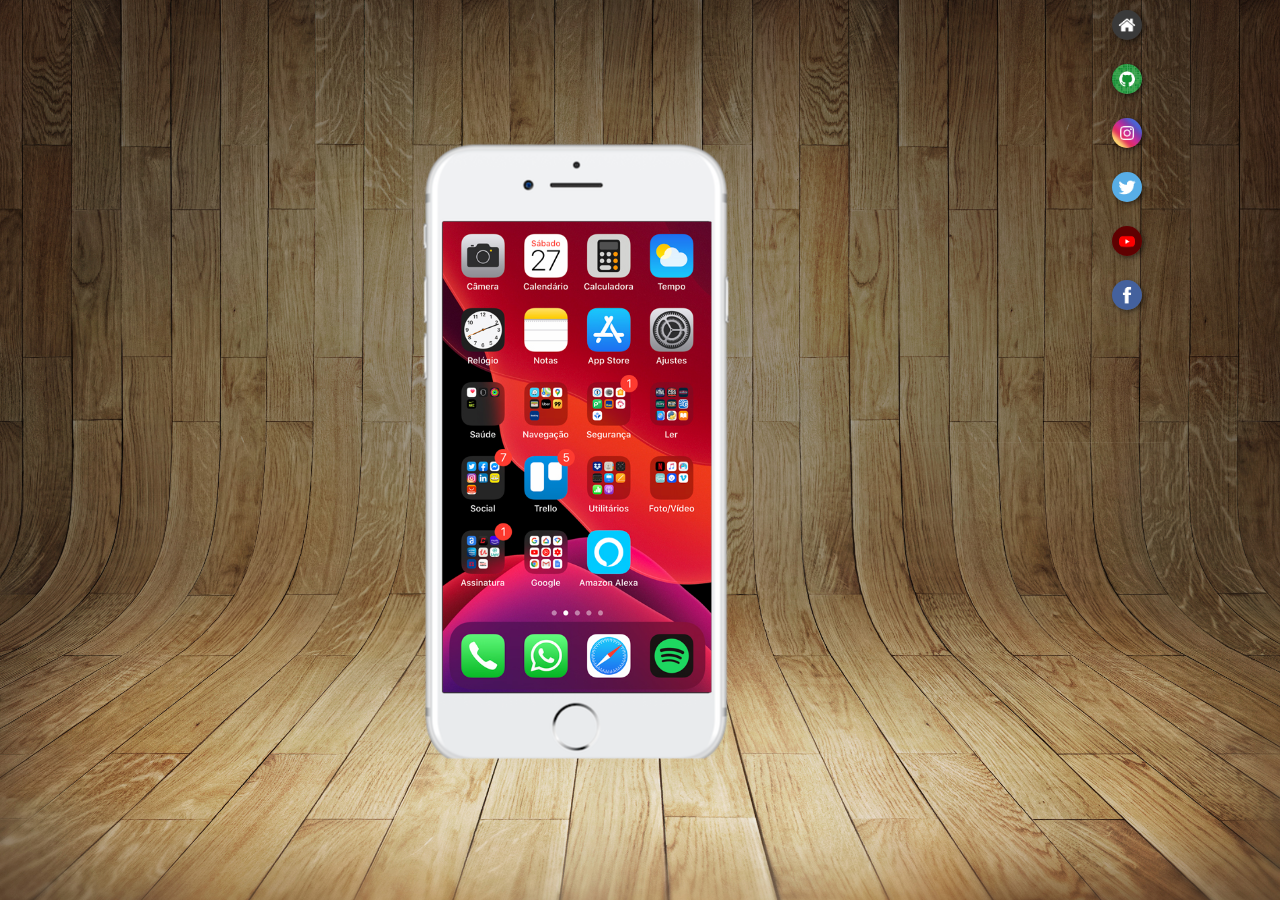
<file: index.html>
<!DOCTYPE html>
<html lang="pt-br">
<head>
    <meta charset="UTF-8">
    <meta http-equiv="X-UA-Compatible" content="IE=edge">
    <meta name="viewport" content="width=device-width, initial-scale=1.0">
    <title>Redes Socias</title>
    <link rel="shortcut icon" href="favicon.ico" type="image/x-icon">
    <link rel="stylesheet" href="style/style.css">
</head>
<body>
    <main>
        <section id="telefone">
            <iframe src="home.html" name="tela" id="tela" frameborder="0"></iframe>
        </section>
        <section id="redessocias">
            <a href="home.html" target="tela"> <img src="imagens/logo-home.jpg" alt=""></a>
            <a href="github.html" target="tela"> <img src="imagens/logo-github.jpg" alt=""></a>
            <a href="instagram.html" target="tela"> <img src="imagens/logo-instagram.jpg" alt=""></a>
            <a href="twitter.html" target="tela"> <img src="imagens/logo-twitter.jpg" alt=""></a>
            <a href="youtube.html" target="tela"> <img src="imagens/logo-youtube.jpg" alt=""></a>
            <a href="facebook.html" target="tela"> <img src="imagens/logo-facebook.jpg" alt=""></a>
        </section>
    </main>
</body>
</html>
</file>
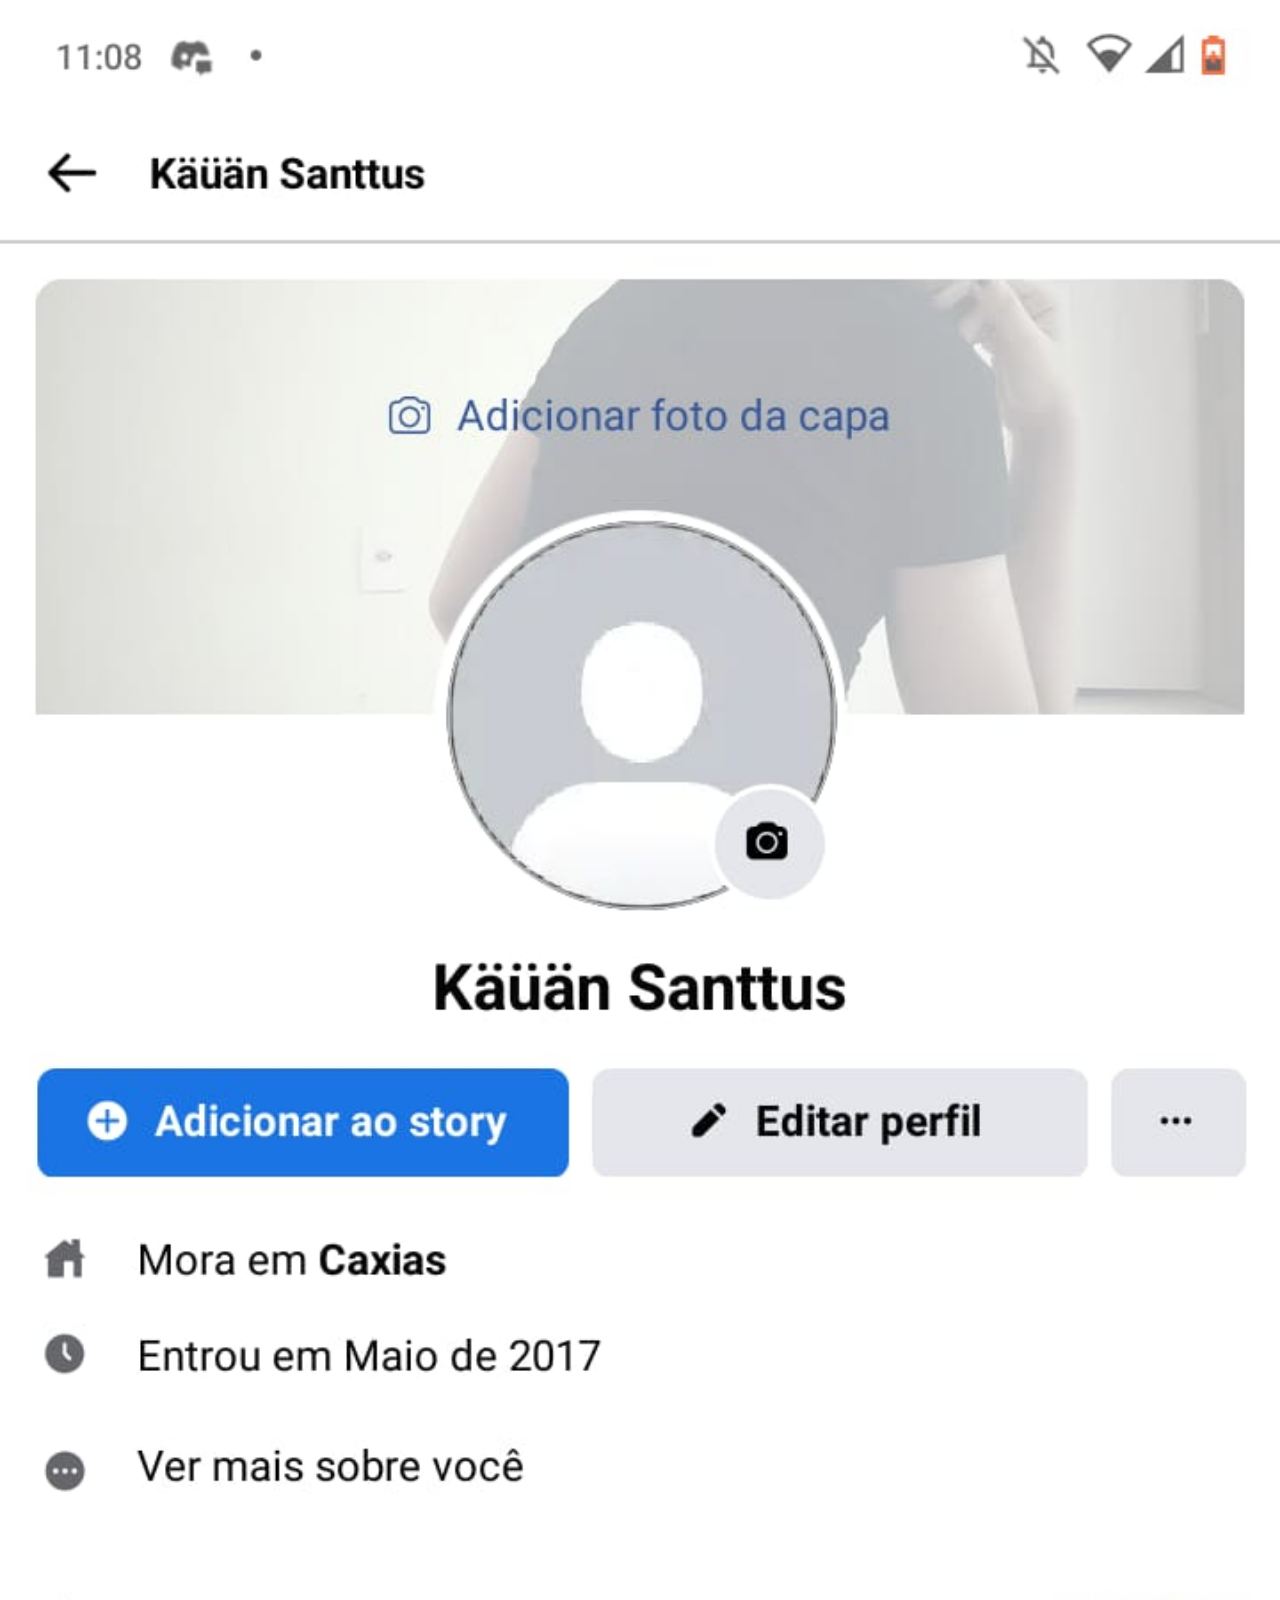
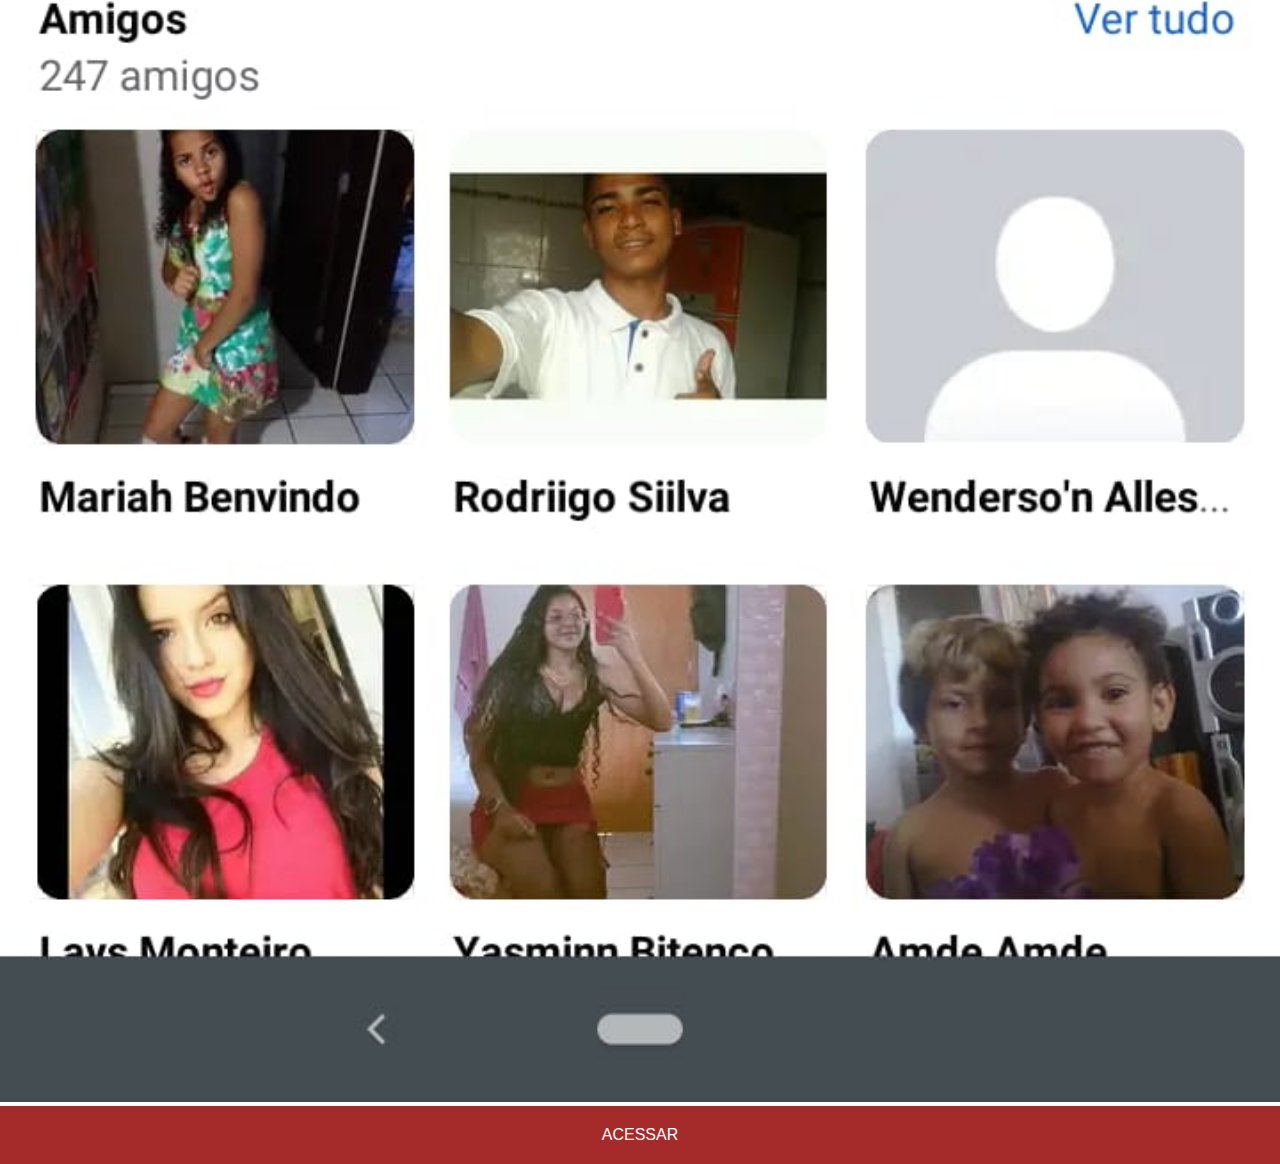
<file: facebook.html>
<!DOCTYPE html>
<html lang="en">
<head>
    <meta charset="UTF-8">
    <meta http-equiv="X-UA-Compatible" content="IE=edge">
    <meta name="viewport" content="width=device-width, initial-scale=1.0">
    <title>youtube</title>
    <link rel="stylesheet" href="style/social.css">
</head>
<body>
    <img src="imagens/telafacebook.jpeg" alt="">
    <a href="https://www.facebook.com/profile.php?id=100017544973537" target="_blank">ACESSAR</a>
</body>
</html>
</file>
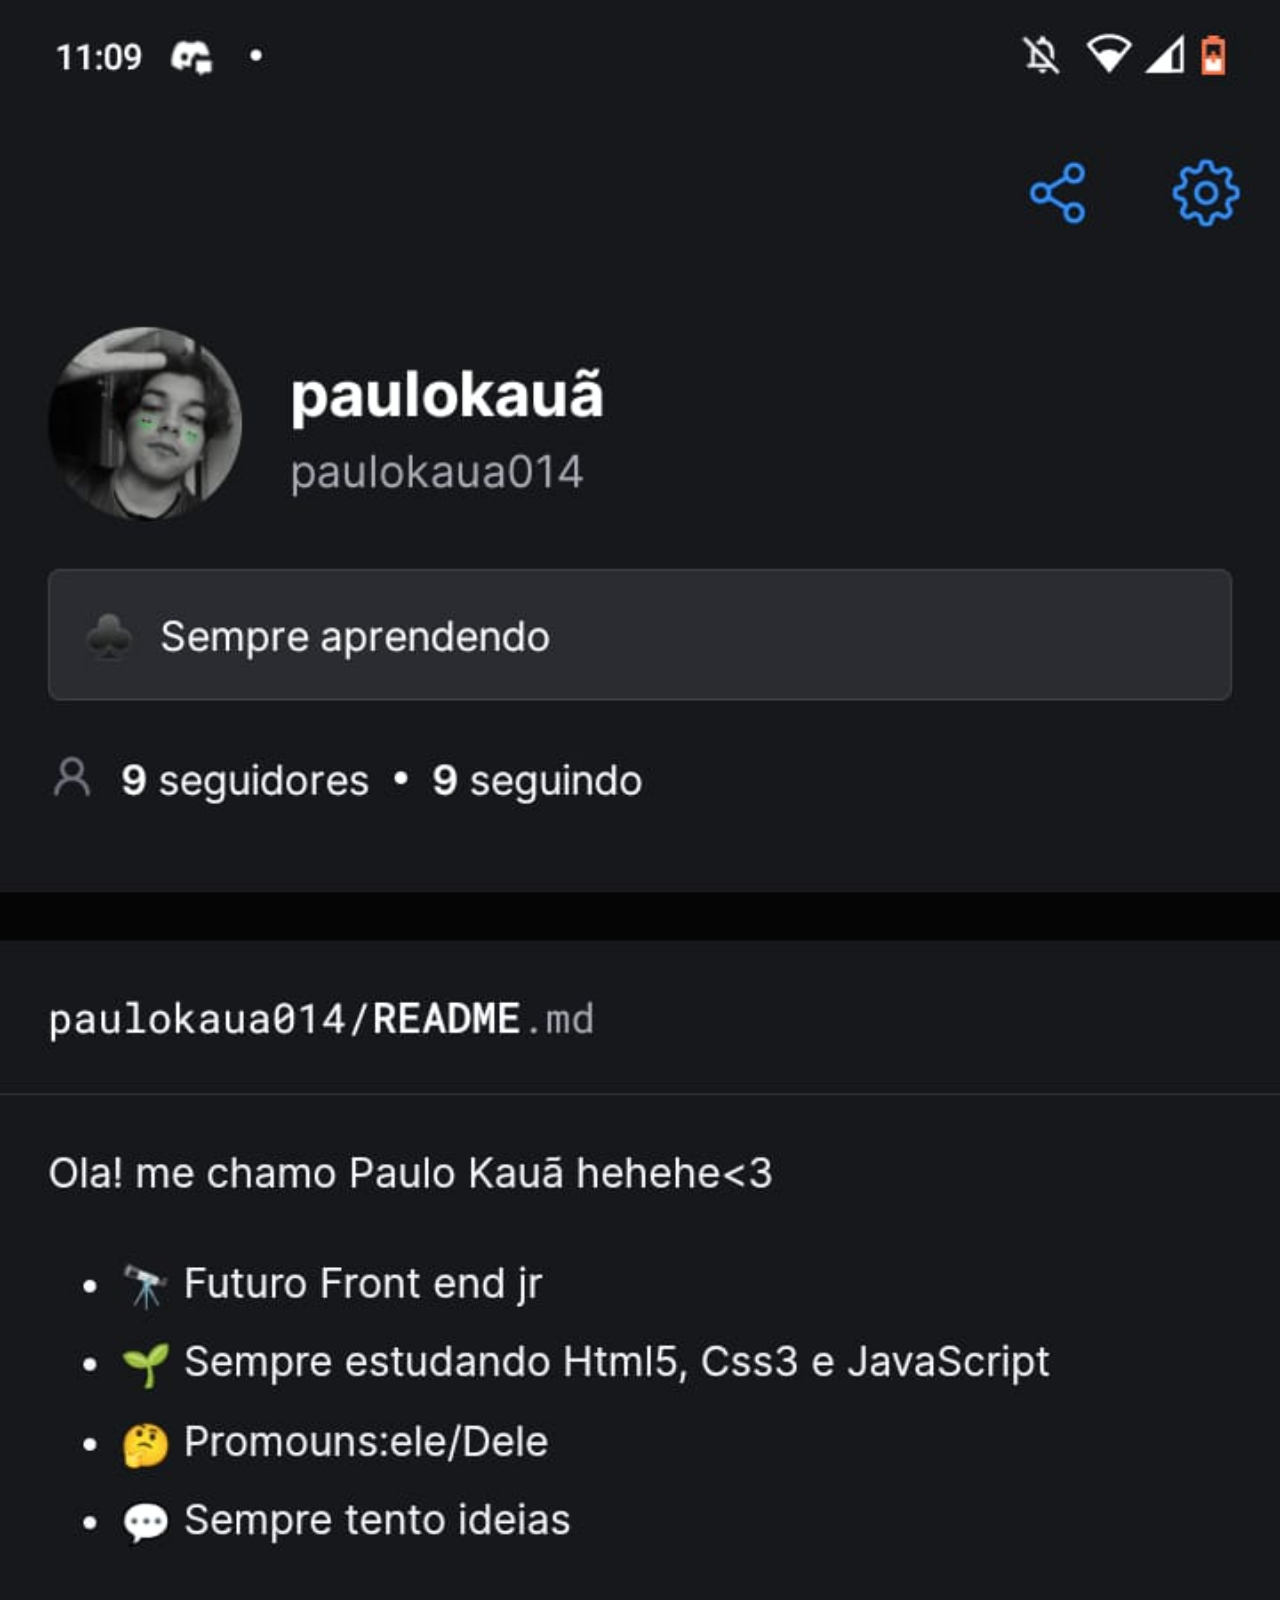
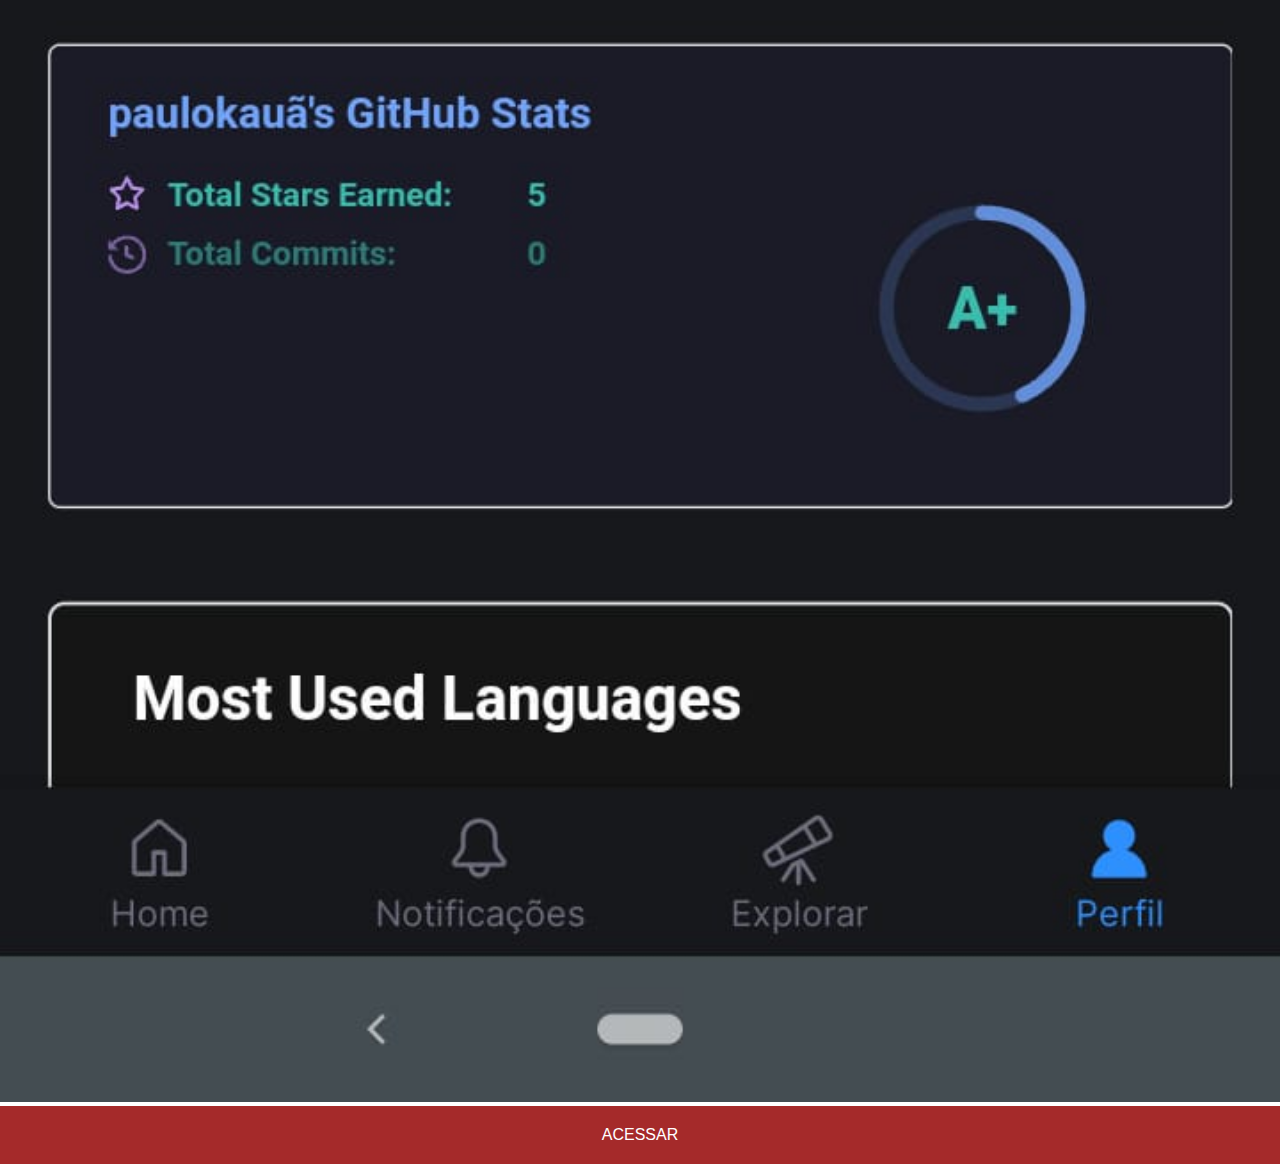
<file: github.html>
<!DOCTYPE html>
<html lang="en">
<head>
    <meta charset="UTF-8">
    <meta http-equiv="X-UA-Compatible" content="IE=edge">
    <meta name="viewport" content="width=device-width, initial-scale=1.0">
    <title>youtube</title>
    <link rel="stylesheet" href="style/social.css">
</head>
<body>
    <img src="imagens/telagithub.jpeg" alt="">
    <a href="https://github.com/paulokaua014" target="_blank">ACESSAR</a>
</body>
</html>
</file>
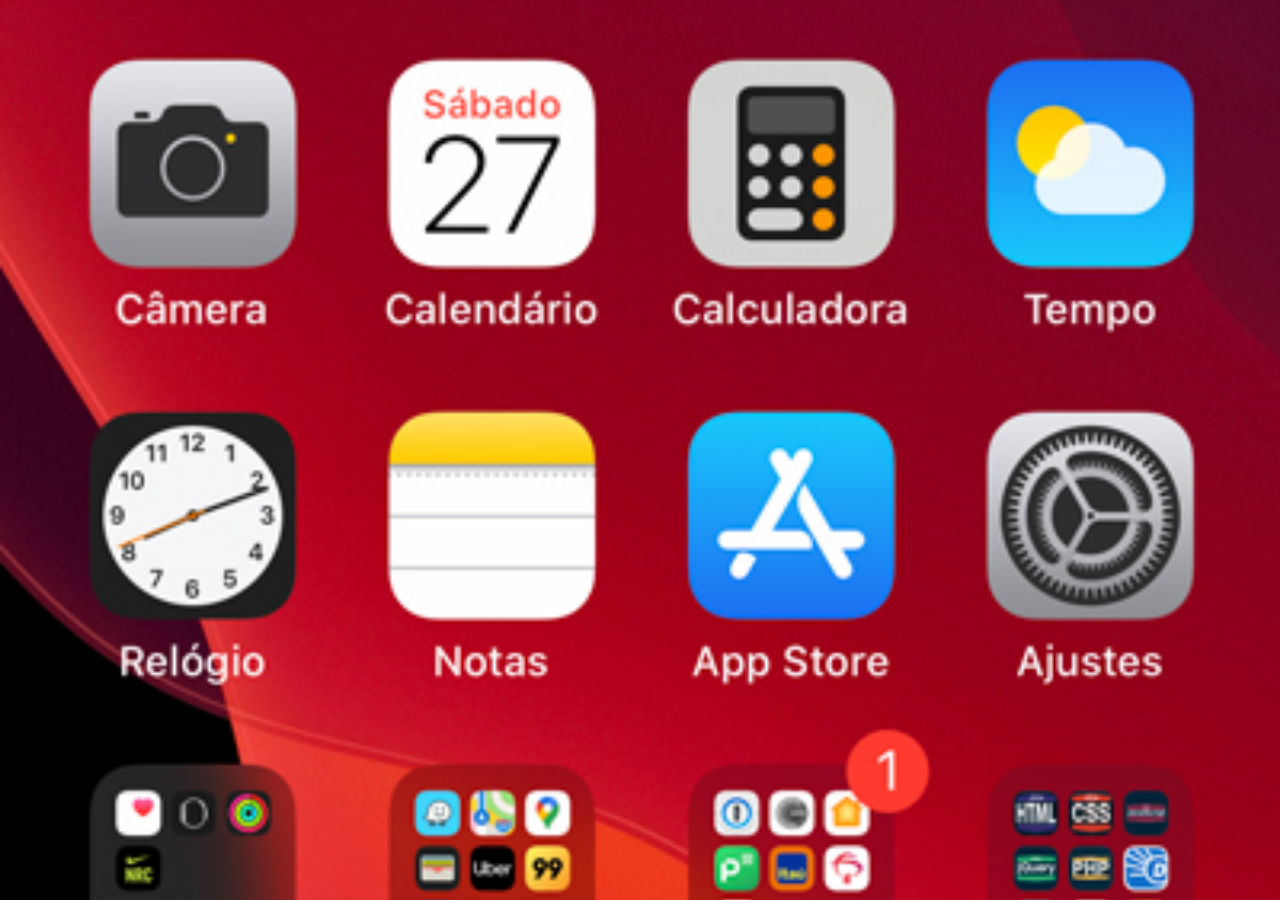
<file: home.html>
<!DOCTYPE html>
<html lang="pt-br">
<head>
    <meta charset="UTF-8">
    <meta http-equiv="X-UA-Compatible" content="IE=edge">
    <meta name="viewport" content="width=device-width, initial-scale=1.0">
    <title>home</title>
</head>
<style>
    *{
        margin: 0;
        padding: 0;
    }
    body{
        width: 100vw;
        height: 100vh;
        background: black url('imagens/tela-home.jpg') no-repeat top center;
        background-size: cover;
    }
</style>
<body>
    
</body>
</html>
</file>
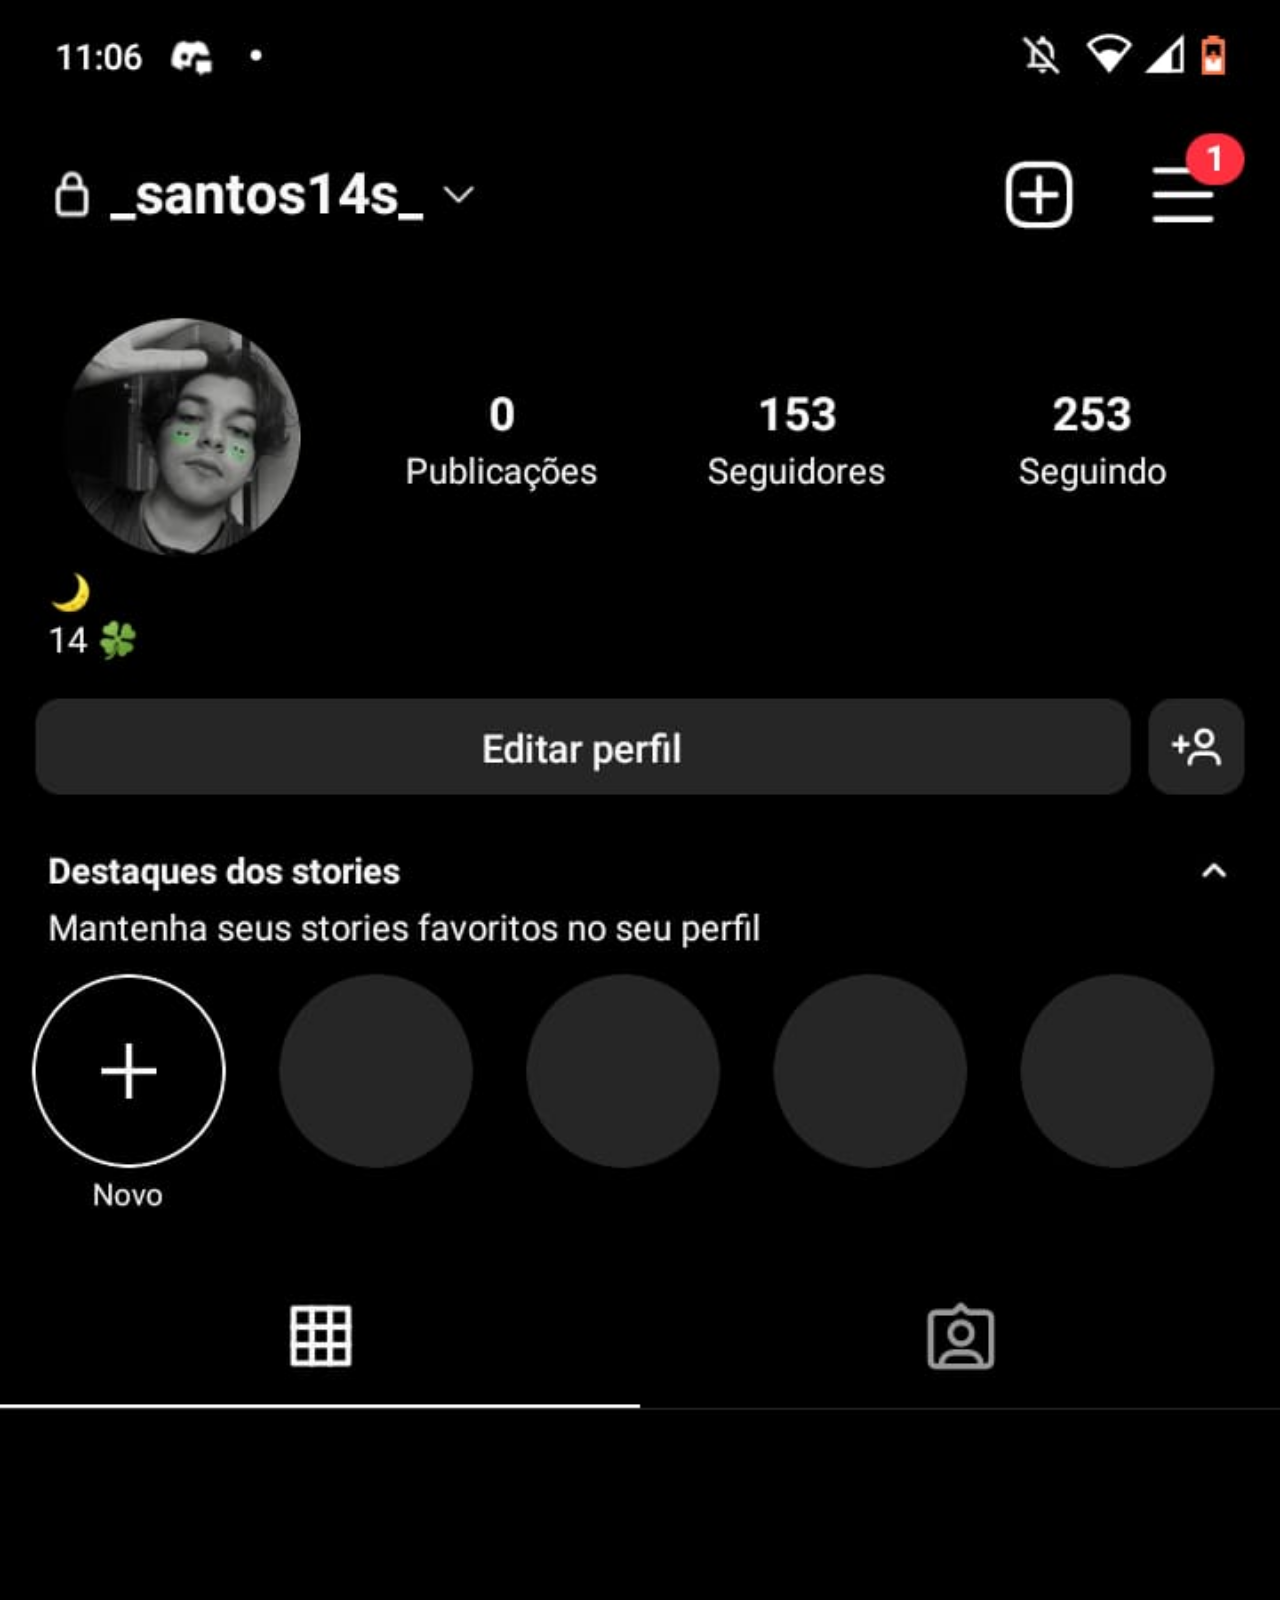
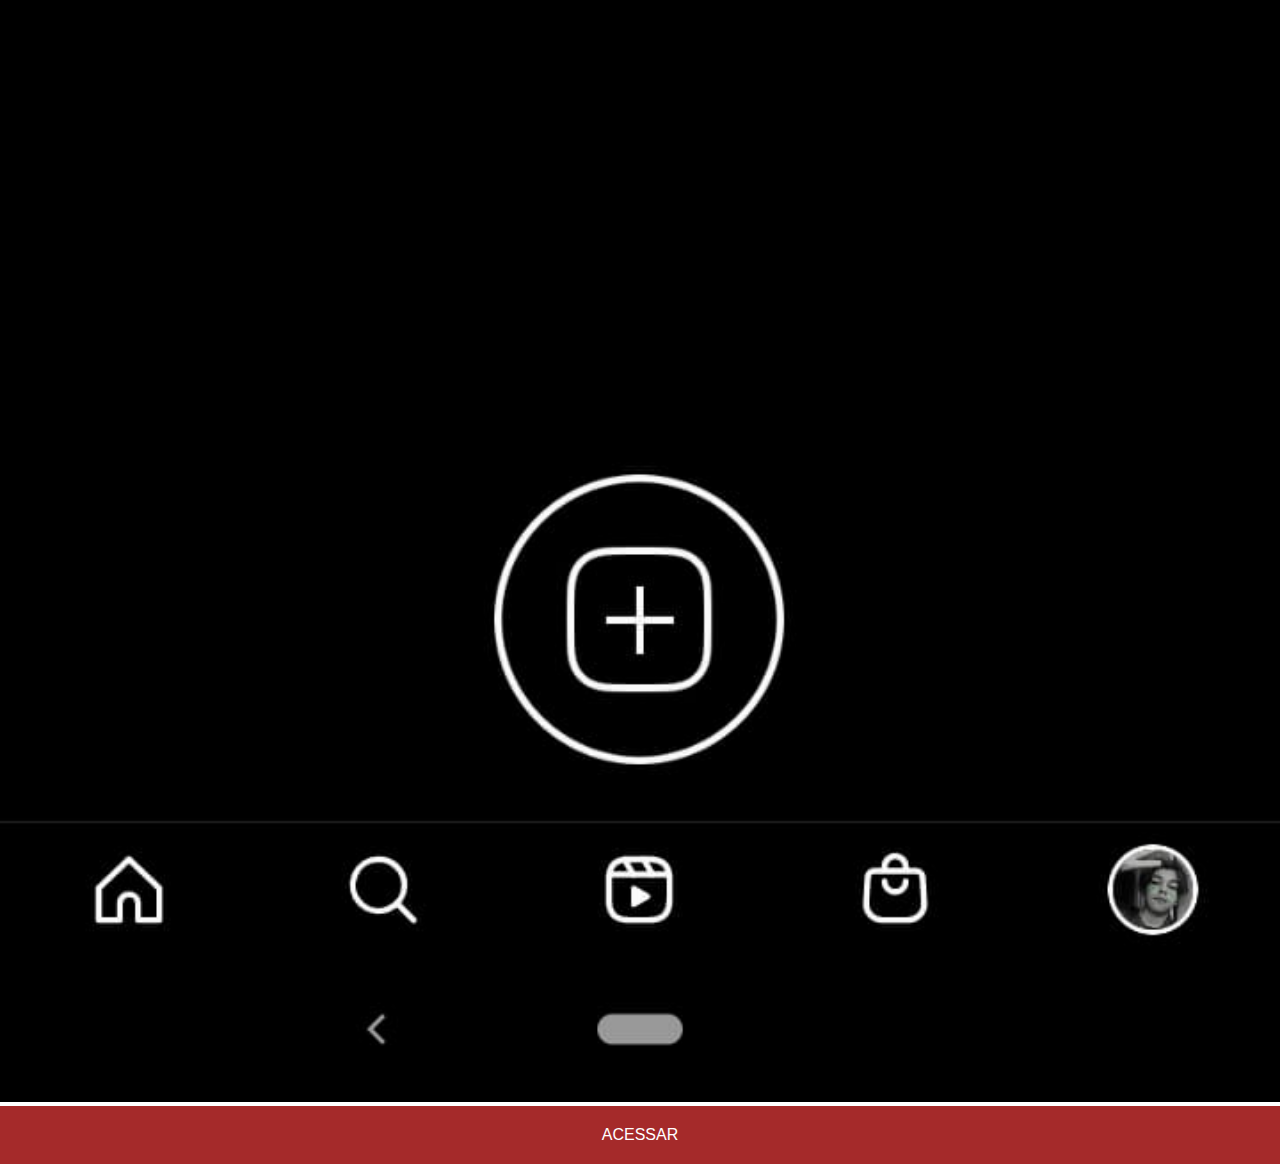
<file: instagram.html>
<!DOCTYPE html>
<html lang="en">
<head>
    <meta charset="UTF-8">
    <meta http-equiv="X-UA-Compatible" content="IE=edge">
    <meta name="viewport" content="width=device-width, initial-scale=1.0">
    <title>youtube</title>
    <link rel="stylesheet" href="style/social.css">
</head>
<body>
    <img src="imagens/telainstagram.jpeg" alt="">
    <a href="https://www.instagram.com/_santos14s_/" target="_blank">ACESSAR</a>
</body>
</html>
</file>
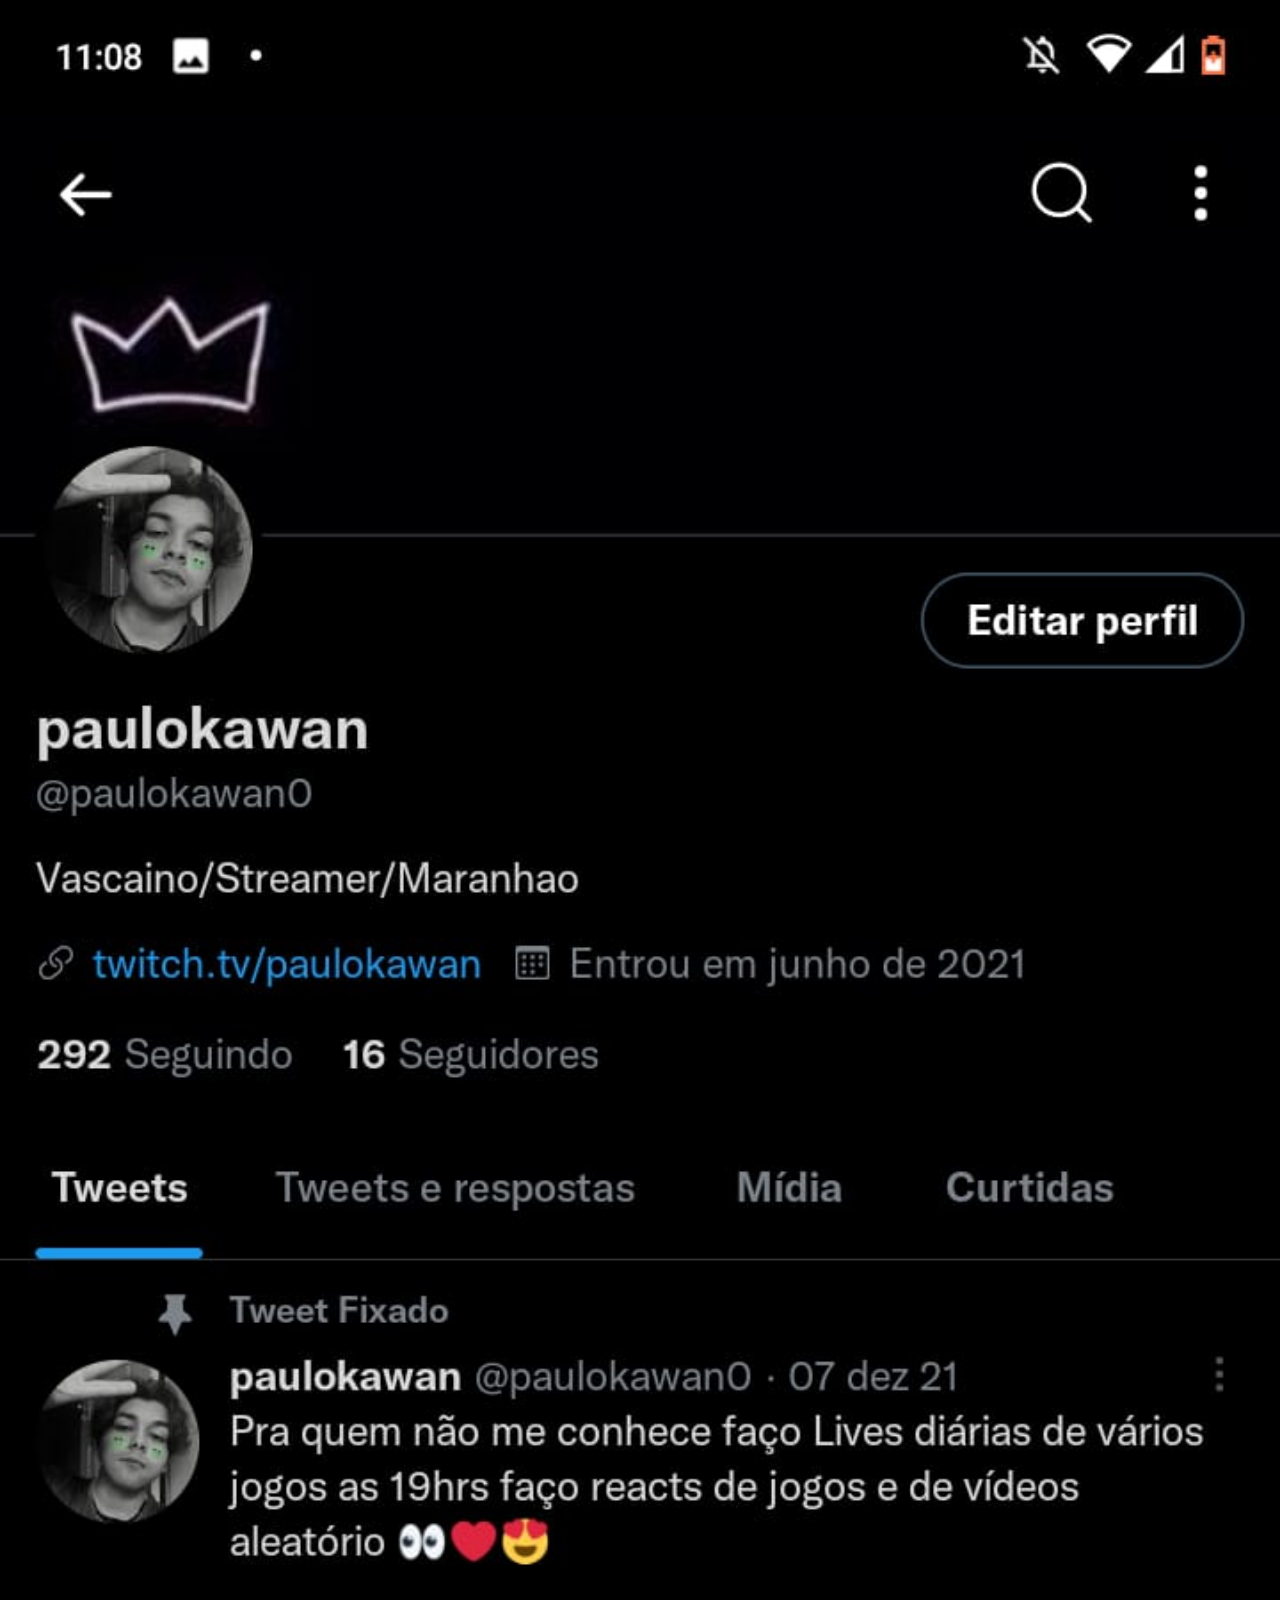
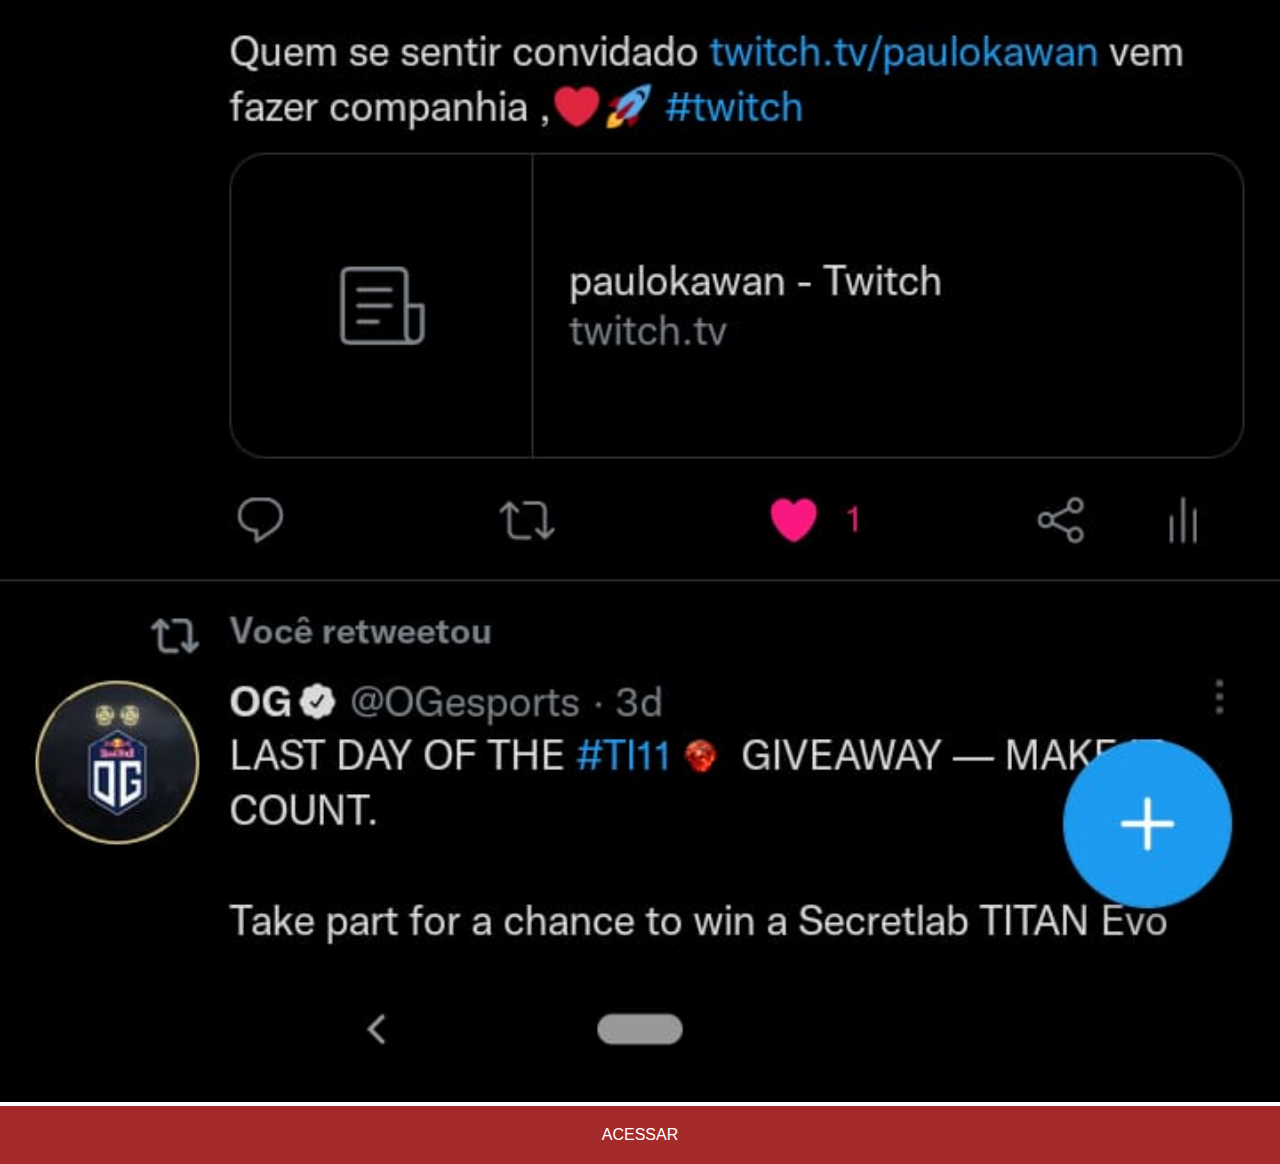
<file: twitter.html>
<!DOCTYPE html>
<html lang="en">
<head>
    <meta charset="UTF-8">
    <meta http-equiv="X-UA-Compatible" content="IE=edge">
    <meta name="viewport" content="width=device-width, initial-scale=1.0">
    <title>youtube</title>
    <link rel="stylesheet" href="style/social.css">
</head>
<body>
    <img src="imagens/telatwiter.jpeg" alt="">
    <a href="https://twitter.com/paulokawan0?t=VBFcRl00BwbEPSCbKrf79g&s=08" target="_blank">ACESSAR</a>
</body>
</html>
</file>
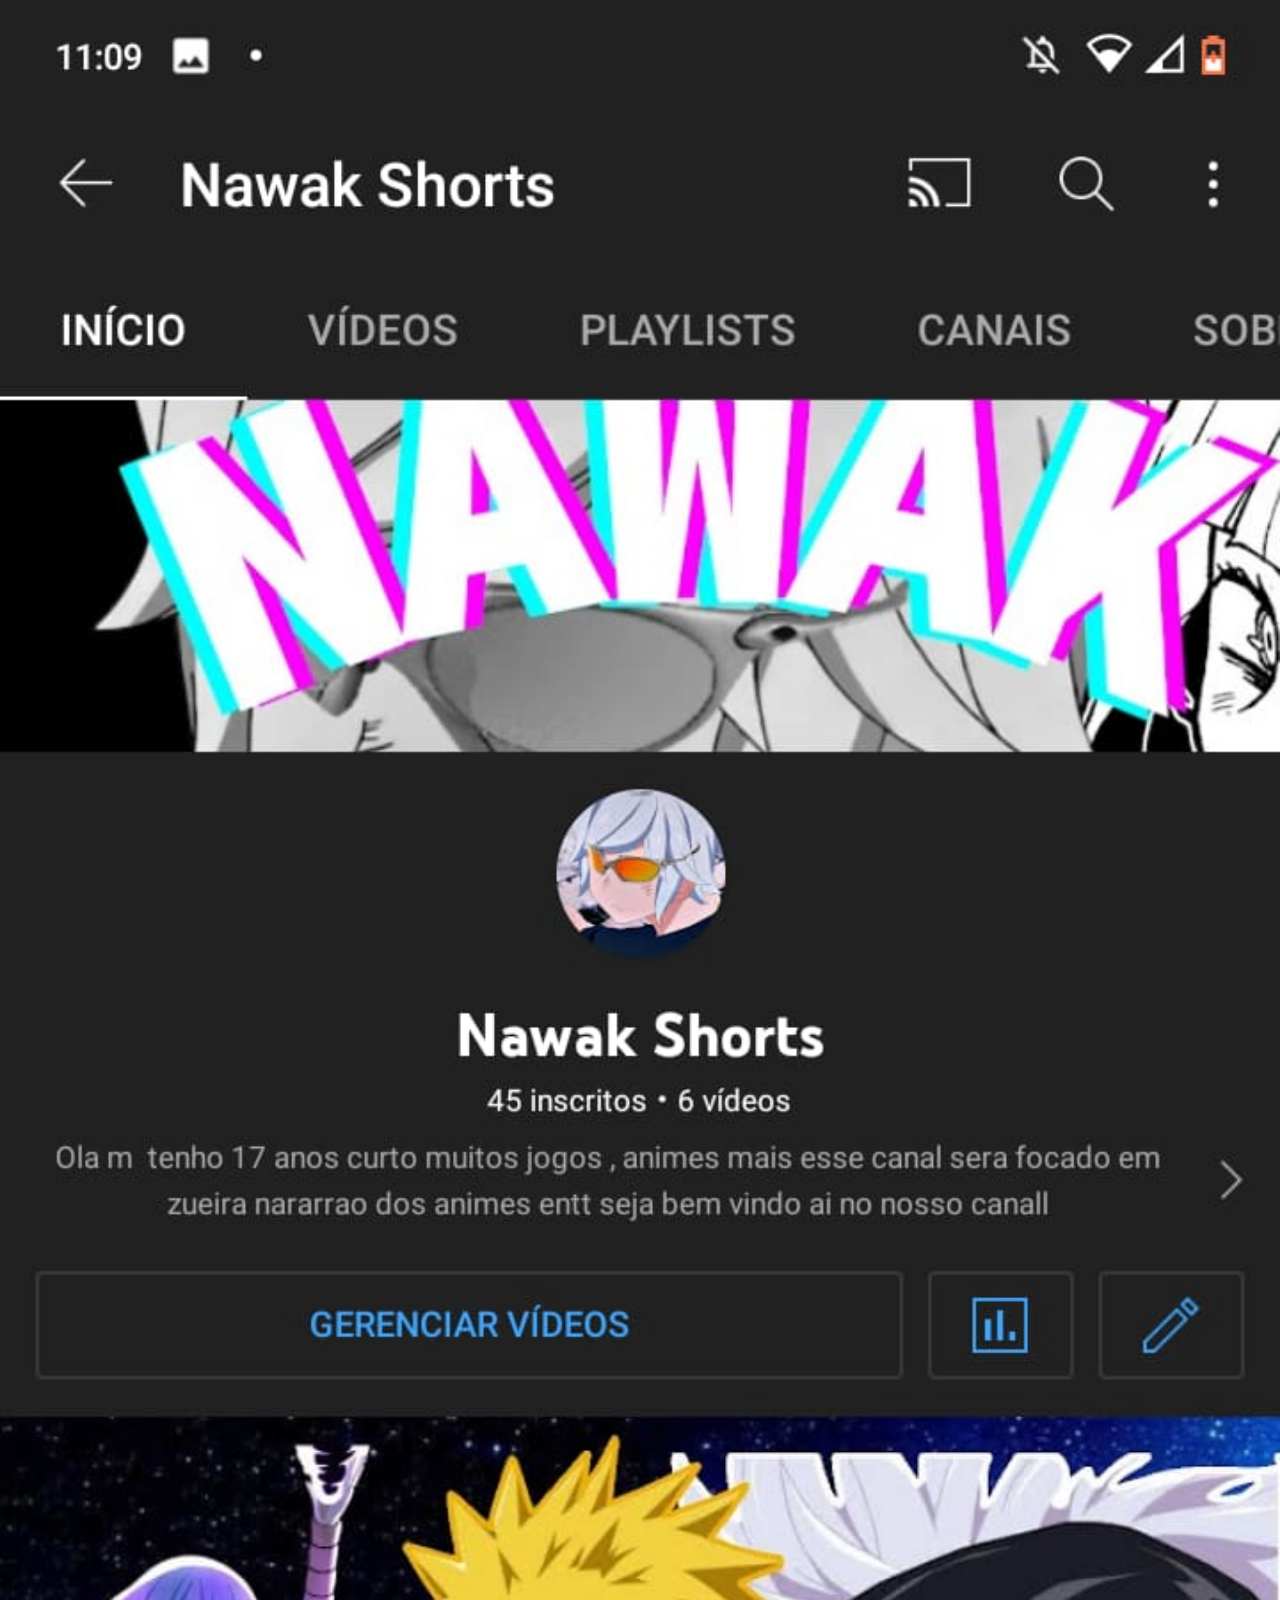
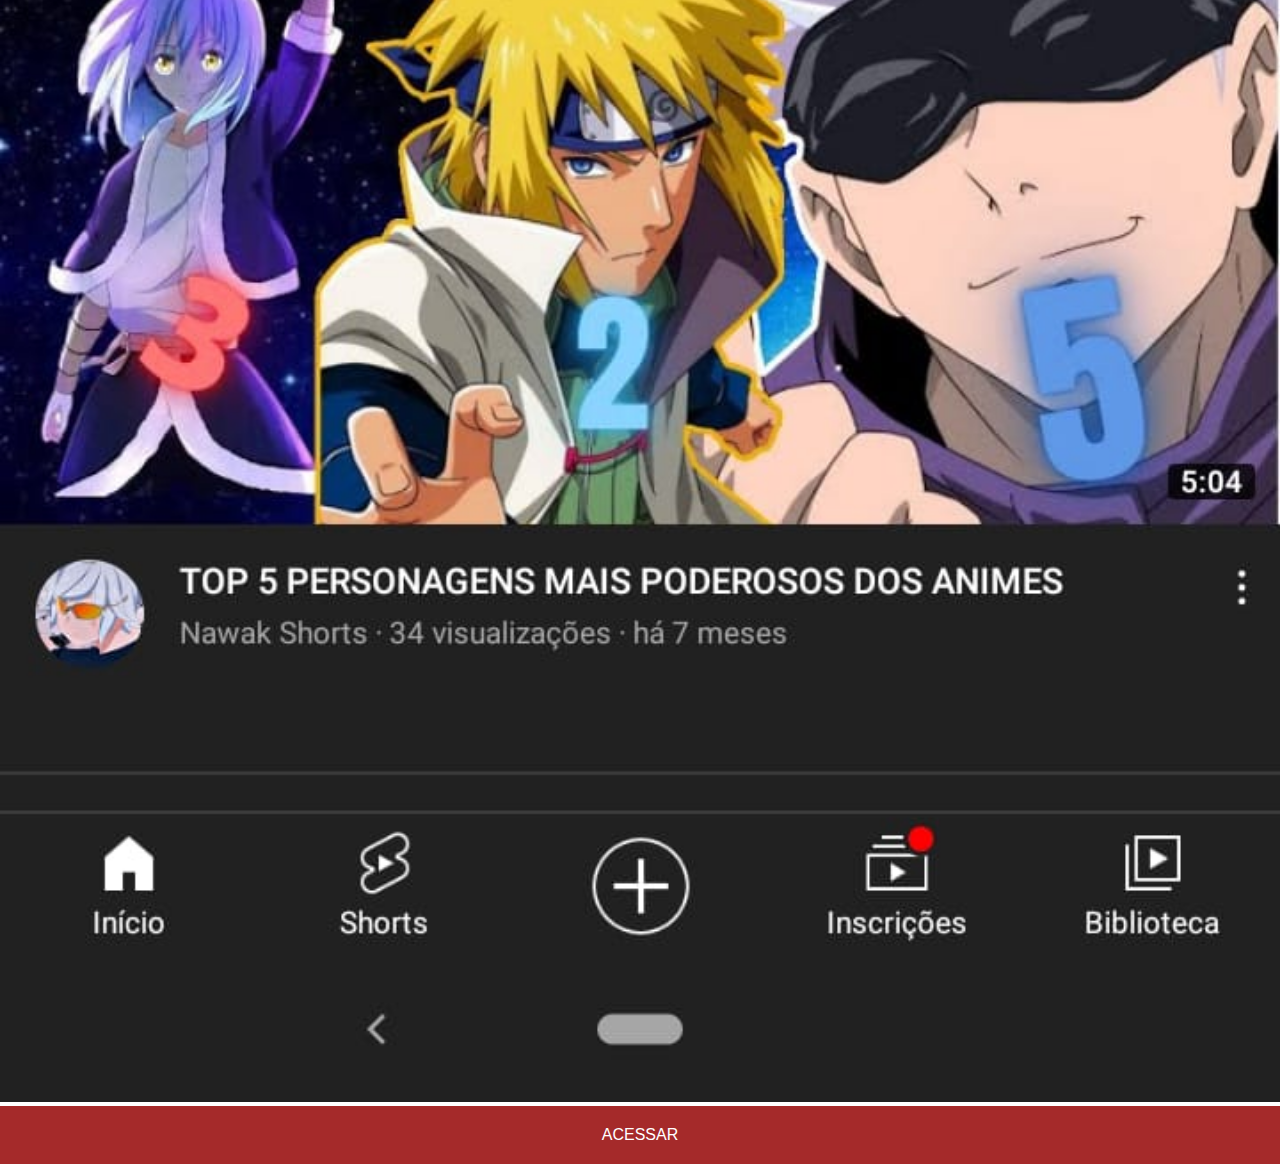
<file: youtube.html>
<!DOCTYPE html>
<html lang="en">
<head>
    <meta charset="UTF-8">
    <meta http-equiv="X-UA-Compatible" content="IE=edge">
    <meta name="viewport" content="width=device-width, initial-scale=1.0">
    <title>youtube</title>
    <link rel="stylesheet" href="style/social.css">
</head>
<body>
    <img src="imagens/telayoutube.jpeg" alt="">
    <a href="https://www.youtube.com/channel/UCYNX5ak1uLWxJW69xgOo9IA" target="_blank">ACESSAR</a>
</body>
</html>
</file>
<file: style/style.css>
@charset "UTF-8";

*{
    margin: 0px;
    padding: 0px;
    font-family: Arial, Helvetica, sans-serif;
}
::-webkit-scrollbar{
    width: 0px;
    height: 0px;
}

html, body{
    height: 100vh;
    width: 90vw;
}
body{
    background: url('../imagens/fundo-madeira.jpg') no-repeat top center;
    background-size: cover;
    background-attachment: fixed;
}
main{
    position: relative;
    height: 100vh;
}
section#telefone{
 position: absolute;
 top: 50%;
 left: 50%;
 transform: translate(-50%, -50%);
 height: 617px;
 width: 311px;
 background: url('../imagens/frame-iphone.png')no-repeat;
 background-size: cover;
}
iframe#tela{
    position: relative;
    top: 80px;
    left: 22px;
    width: 269px;
    height: 471px;
}
section#redessocias img {
    width: 30px;
    border-radius: 50%;
    box-shadow: 2px 2px 5px rgba(0, 0, 0, 0.479);
    box-sizing: border-box;
    margin: 10px;
}

section#redessocias{
    position: relative;
    display: flex;
    flex-direction: column;
    text-align: right;

}
section#redessocias img:hover{
   border: 2px solid rgba(255, 255, 255, 0.397);
   transform: translate(-3px, -3px);
   box-shadow: 5px 5px 10px rgba(0, 0, 0, 0.63);
    transition: transform .3s, border 2s;
}
</file>
<file: style/social.css>
*{
    margin:0px;
    padding: 0px;
    font-family: Arial, Helvetica, sans-serif;
}
::-webkit-scrollbar{
    height: 0px;
    width: 0px;      
}
img{
    width: 100vw;
}
a{
    display: block;
    background-color: brown;
    padding: 20px;
    text-align: center;
    color: white;
    text-decoration: none;
}
a:hover{
    background-color: red;
}
</file>
